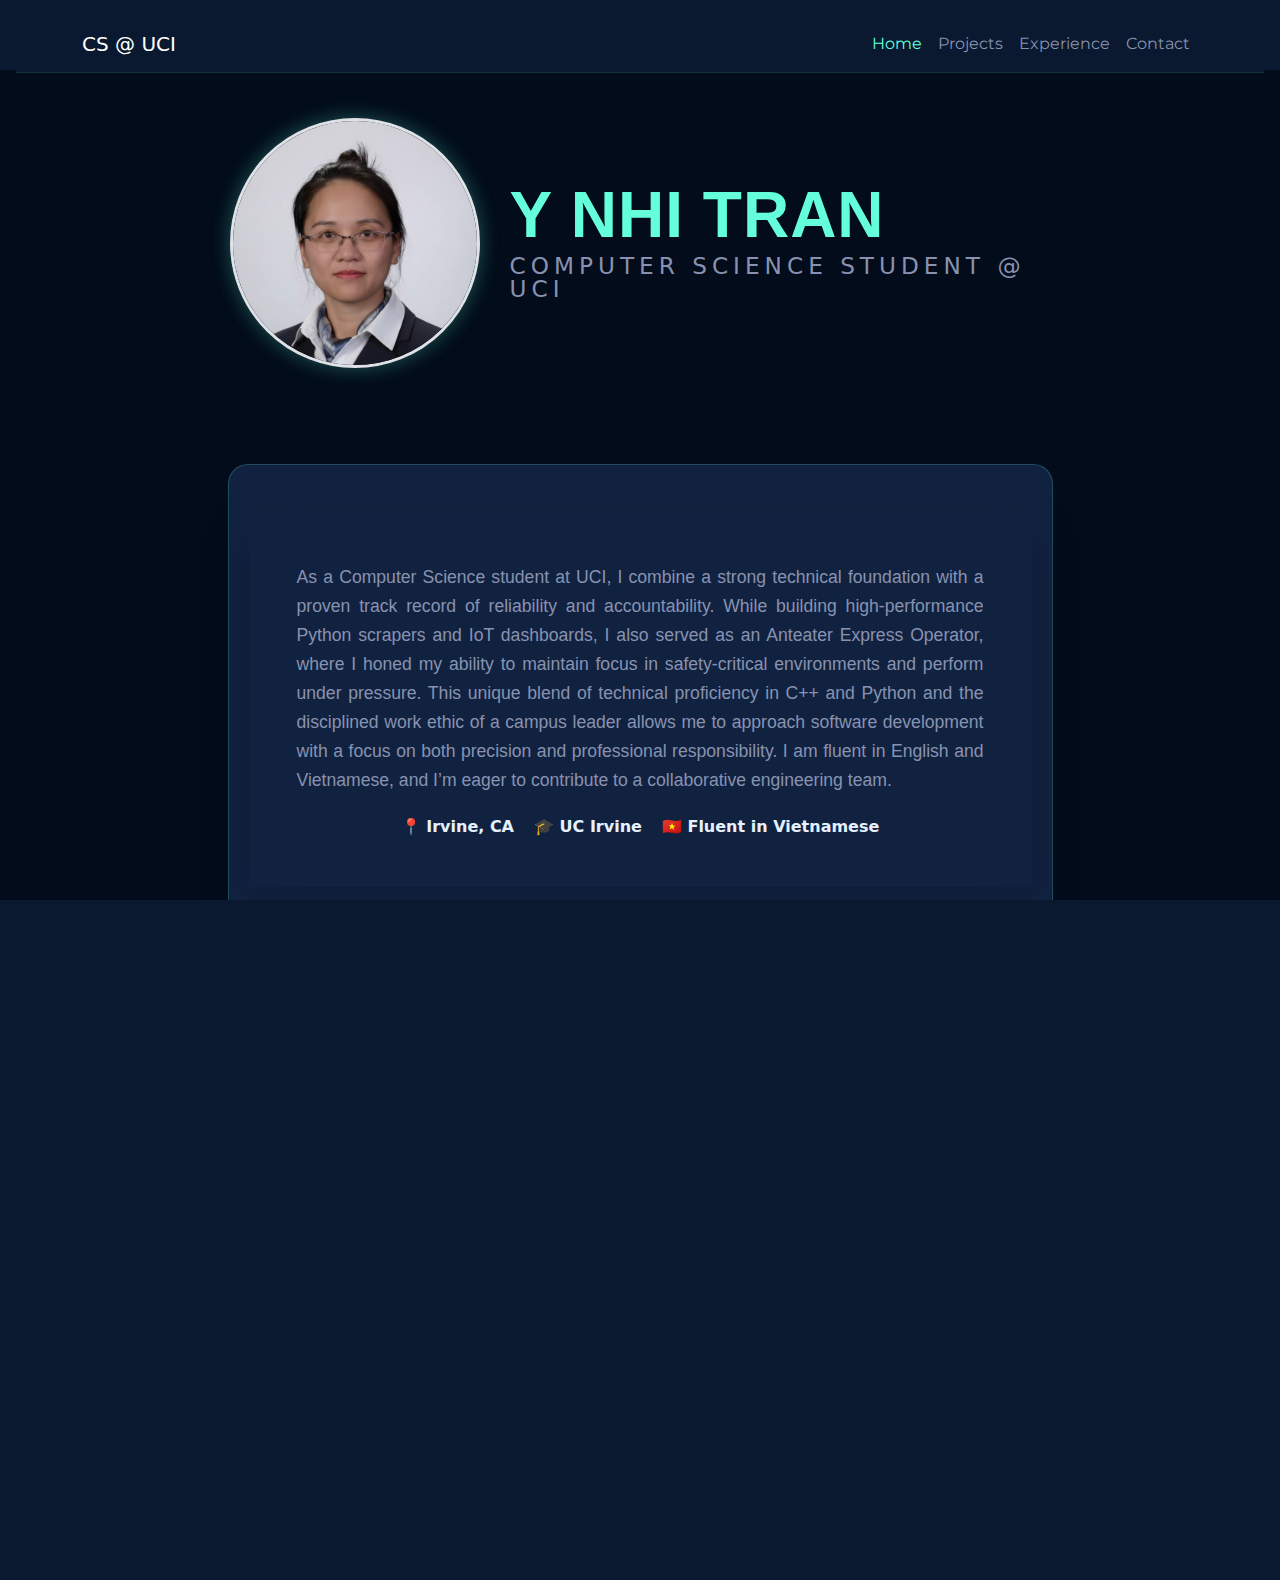
<file: index.html>
<!doctype html>
<html lang="en">

<!--
WRITTEN BY: Y Nhi Tran
EMAIL: tranyn1@uci.edu
-->

<head>
  <meta charset="utf-8">
  <meta name="author" content="Y Nhi Tran">
  <meta name="description" content="Personal portfolio website for a Computer Science at UC Irvine">
  <meta name="viewport" content="width=device-width, initial-scale=1.0">
   <!-- you would link to an external stylesheet here! -->
  <link rel="stylesheet" href="css/style.css">
   <!-- you would also link to Bootstrap here! -->
  <link href="https://cdn.jsdelivr.net/npm/bootstrap@5.3.0/dist/css/bootstrap.min.css" rel="stylesheet">
  <link href="https://fonts.googleapis.com/css2?family=Montserrat:wght@700&family=Roboto:wght@400;500&display=swap" rel="stylesheet">
  <link href="https://cdnjs.cloudflare.com/ajax/libs/font-awesome/6.0.0/css/all.min.css" rel="stylesheet">
  <title>Y Nhi Tran | Portfolio</title>
</head>

<body>
  <header>
    <nav class="navbar navbar-expand-lg navbar-dark bg-navy-dark sticky-top">
      <div class="container">
        <a class="navbar-brand Montserrat text-accent" href="index.html">CS @ UCI</a>

        <button class="navbar-toggler" type="button" data-bs-toggle="collapse" data-bs-target="#navbarNav" 
          aria-controls="navbarNav" aria-expanded="false" aria-label="Toggle navigation">
          <span class="navbar-toggler-icon"></span>
        </button>

        <div class="collapse navbar-collapse" id="navbarNav">
          <ul class="navbar-nav ms-auto">
            <li class="nav-item">
              <a class="nav-link active" href="index.html">Home</a>
            </li>
            <li class="nav-item">
              <a class="nav-link" href="projects.html">Projects</a>
            </li>
            <li class="nav-item">
              <a class="nav-link" href="experience.html">Experience</a>
            </li>
            <li class="nav-item">
              <a class="nav-link" href="contact.html">Contact</a>
            </li>
          </ul>
        </div>
      </div>
    </nav>
  </header>


  <main>
    <section id="home" class="py-5 bg-navy">
      <div class="container">
          <div class="row align-items-center justify-content-center text-center text-md-start">
              <div class="col-10 col-md-4 col-lg-3 mb-4 mb-md-0 d-flex justify-content-center">
                  <img src="images/my-profile.jpg" 
                      class="img-fluid rounded-circle border border-3 profile-img" 
                      alt="My Profile Picture">
              </div>

              <div class="col-md-8 col-lg-6">
                  <h2 class="display-3 fw-bold mb-0 name-text">Y NHI TRAN</h2>
                  <p class="text-uppercase tracking-wider intro-text mb-2">Computer Science Student @ UCI</p>
              </div>              
          </div>
      </div>
    </section>

    <div id="about" class="py-5 bg-navy">
        <div class="about-container d-flex justify-content-center">
          <div class="highlight-box p-5 shadow-lg">
            <p class="about-text">
              As a Computer Science student at UCI, I combine a strong technical foundation 
              with a proven track record of reliability and accountability. While building 
              high-performance Python scrapers and IoT dashboards, I also served as an 
              Anteater Express Operator, where I honed my ability to maintain focus in
              safety-critical environments and perform under pressure. This unique blend of
              technical proficiency in C++ and Python and the disciplined work ethic of a
              campus leader allows me to approach software development with a focus on
              both precision and professional responsibility. I am fluent in English
              and Vietnamese, and I’m eager to contribute to a collaborative engineering team.
            </p>            
          
            <div class="quick-facts bg-opacity-10 border-0">
              <span>📍 Irvine, CA</span>
              <span>🎓 UC Irvine</span>
              <span>🇻🇳 Fluent in Vietnamese</span>
            </div>
          </div>
        </div>
      </div>

      <div class="education-section py-5 bg-navy">
        <div class="container">
            <h2 class="text-accent Montserrat text-center mb-5">Academic Foundation</h2>
            <div class="row justify-content-center">
                <div class="col-lg-8">
                    <div class="edu-card p-4 shadow-lg">
                        <div class="d-flex align-items-center mb-3">
                            <div class="edu-icon me-3">
                              <img src="images/uci-logo.svg" alt="UCI Logo" class="edu-logo" style="width: 52px; height: auto;">
                            </div>
                            <div>
                                <h3 class="text-white Montserrat mb-0">University of California, Irvine</h3>
                                <p class="text-accent mb-0">Bachelor of Science in Computer Science</p>
                            </div>
                        </div>
                        
                        <div class="edu-details ps-md-5">
                            <ul class="text-dim Roboto">
                                <li><strong>Relevant Coursework:</strong> Internet of Things (IoT) Software and Systems, 
                                  Project Management, Operating System Organization, Human Computer Interaction.</li>
                                <li>Expected Graduation: December 2026</li>
                            </ul>
                        </div>
                    </div>
                </div>
            </div>
        </div>
    </div>
  </main>  

  <footer class="py-4 pt-5 bg-navy border-top border-accent">
    <div class="container">
      <div class="text-dim Roboto">
        <a href="http://validator.w3.org/check?uri=referer">
          W3C validator
        </a>
      </div>

      <div class="row align-items-center">
        <div class="col-md-4 text-center text-md-start">
          <p class="text-white Montserrat mb-0" style="font-size: 0.9rem;">
            © 2026 Y Nhi Tran
          </p>
          <small class="text-accent Roboto">Computer Science | UCI</small>
        </div>

        <div class="col-md-4 text-center my-3 my-md-0">
          <a href="https://linkedin.com/in/nhitrany/" target="_blank" class="social-icon" aria-label="LinkedIn">
            <em class="fab fa-linkedin-in"></em>
          </a>
          <a href="https://github.com/ynhi27" target="_blank" class="social-icon" aria-label="GitHub">
            <em class="fab fa-github"></em>
          </a>
          <a href="mailto:tranyn1@uci.edu" target="_blank" class="social-icon" aria-label="Email">
            <em class="fas fa-envelope"></em>
          </a>
         </div>

          <div class="col-md-4 text-center text-md-end">
            <nav aria-label="Footer Navigation">
              <a href="projects.html" class="footer-link">Projects</a>
              <a href="experience.html" class="footer-link">Experience</a>
              <a href="contact.html" class="footer-link">Contact</a>
            </nav>
          </div>
        </div>
      </div>
  </footer>
<script src="https://cdn.jsdelivr.net/npm/bootstrap@5.3.0/dist/js/bootstrap.bundle.min.js"></script>
</body>
</html>
</file>
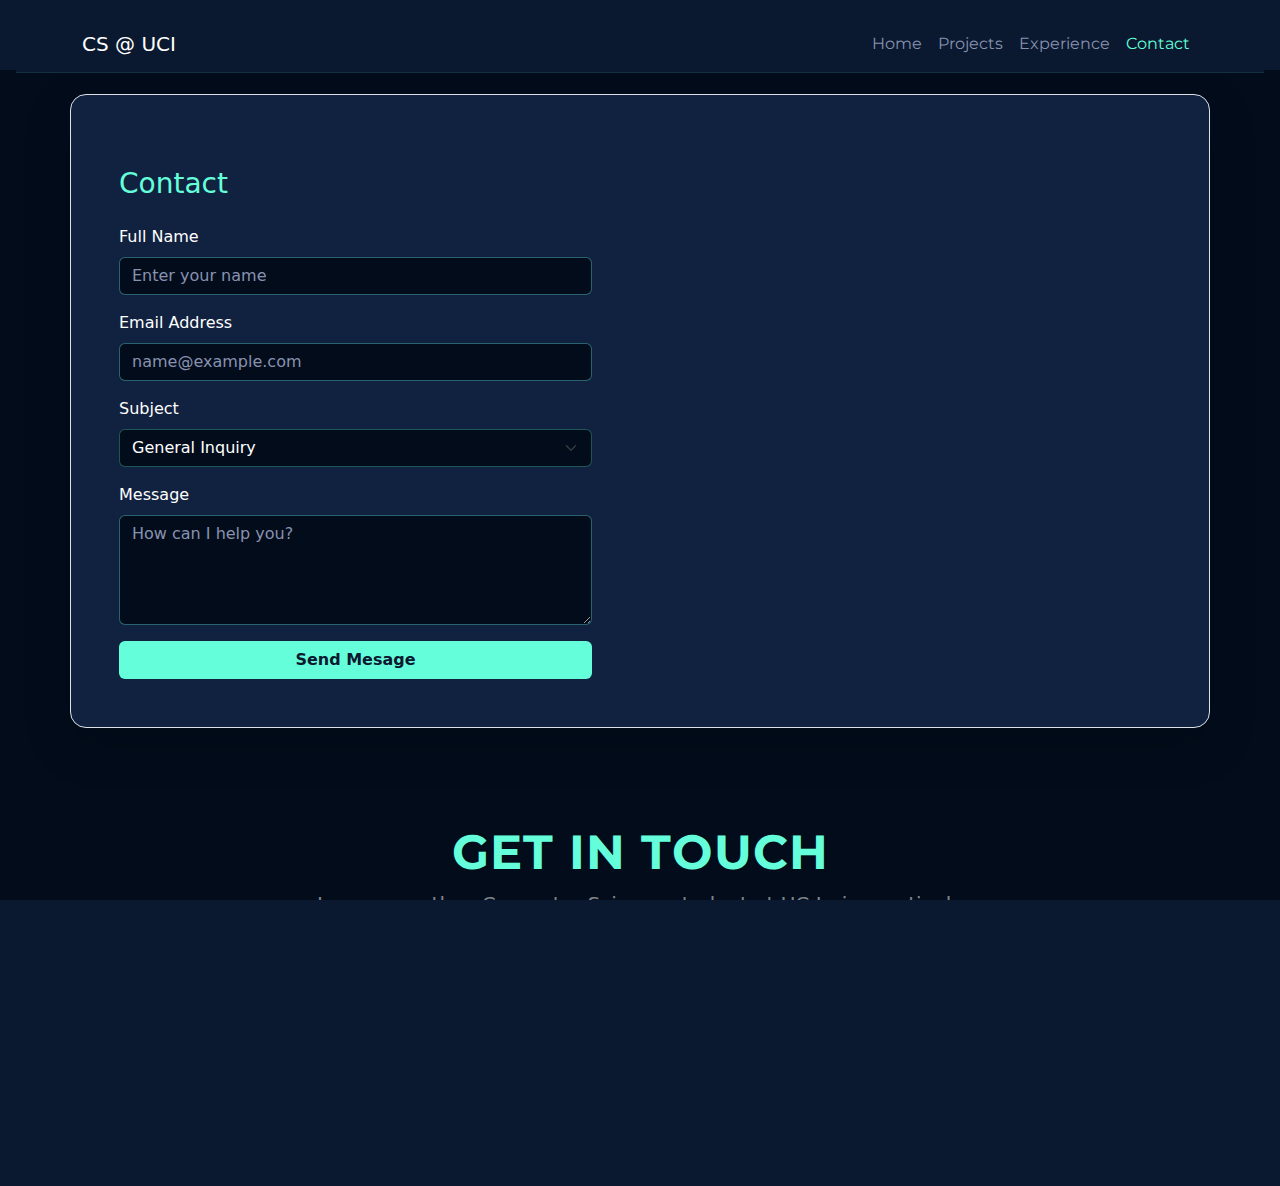
<file: contact.html>
<!doctype html>
<html lang="en">
<head>
  <meta charset="utf-8">
  <meta name="author" content="Y Nhi Tran">
  <meta name="description" content="Personal portfolio website for a Computer Science at UC Irvine">
  <meta name="viewport" content="width=device-width, initial-scale=1.0">
  <link rel="stylesheet" href="css/style.css">
  <link href="https://cdn.jsdelivr.net/npm/bootstrap@5.3.0/dist/css/bootstrap.min.css" rel="stylesheet">
  <link href="https://fonts.googleapis.com/css2?family=Montserrat:wght@700&family=Roboto:wght@400;500&display=swap" rel="stylesheet">
  <link href="https://cdnjs.cloudflare.com/ajax/libs/font-awesome/6.0.0/css/all.min.css" rel="stylesheet">
  <title>Y Nhi Tran | Portfolio</title>
</head>

<body>

    <header>
        <nav class="navbar navbar-expand-lg navbar-dark bg-navy-dark sticky-top">
            <div class="container">
                <a class="navbar-brand Montserrat text-accent" href="index.html">CS @ UCI</a>

                <button class="navbar-toggler" type="button" data-bs-toggle="collapse" data-bs-target="#navbarNav" 
                        aria-controls="navbarNav" aria-expanded="false" aria-label="Toggle navigation">
                    <span class="navbar-toggler-icon"></span>
                </button>

                <div class="collapse navbar-collapse" id="navbarNav">
                    <ul class="navbar-nav ms-auto">
                        <li class="nav-item">
                            <a class="nav-link" href="index.html">Home</a>
                        </li>
                        <li class="nav-item">
                            <a class="nav-link" href="projects.html">Projects</a>
                        </li>
                        <li class="nav-item">
                            <a class="nav-link" href="experience.html">Experience</a>
                        </li>
                        <li class="nav-item">
                            <a class="nav-link active" href="contact.html">Contact</a>
                        </li>
                    </ul>
                </div>
            </div>
        </nav>
    </header>
    <main>
        <section class="py-5">
            <div class="container">
                <div class="row g-4 border border-accent rounded-4 overflow-hidden bg-navy-light shadow-lg">
                    
                    <div class="col-lg-6 p-5">
                        <h3 class="text-accent Montserrat mb-4">Contact</h3>
                        <form action="#" method="post">
                            <div class="mb-3">
                                <label for="name" class="form-label text-white">Full Name</label>
                                <input type="text" class="form-control bg-navy border-accent text-white" id="name" placeholder="Enter your name" required>
                            </div>
                            <div class="mb-3">
                                <label for="email" class="form-label text-white">Email Address</label>
                                <input type="email" class="form-control bg-navy border-accent text-white" id="email" placeholder="name@example.com" required>
                            </div>
                            <div class="mb-3">
                                <label for="subject" class="form-label text-white">Subject</label>
                                <select class="form-select bg-navy border-accent text-white" id="subject">
                                    <option selected>General Inquiry</option>
                                    <option value="1">Internship Opportunity</option>
                                    <option value="2">Project Collaboration</option>
                                </select>
                            </div>
                            <div class="mb-3">
                                <label for="message" class="form-label text-white">Message</label>
                                <textarea class="form-control bg-navy border-accent text-white" id="message" rows="4" placeholder="How can I help you?" required></textarea>
                            </div>
                            <button type="submit" class="btn btn-accent w-100 fw-bold">Send Mesage</button>
                        </form>
                    </div>

                    <div class="col-lg-6 p-0">
                        <div class="h-100">
                            <iframe 
                                src="https://www.google.com/maps/embed?pb=!1m14!1m12!1m3!1d4384.853477677941!2d-117.84257169171109!3d33.64583529942977!2m3!1f0!2f0!3f0!3m2!1i1024!2i768!4f13.1!5e1!3m2!1sen!2sus!4v1769007703196!5m2!1sen!2sus" 
                                style="border:0; width: 100%; height: 100%; min-height: 500px;" 
                                allowfullscreen="" loading="lazy" title="UC Irvine Campus Map">
                            </iframe>
                        </div>
                    </div>
                    
                </div>
            </div>
        </section>

        <section class="py-5 bg-navy-dark border-bottom border-accent">
            <div class="container text-center">
                <h1 class="display-5 Montserrat text-accent fw-bold">GET IN TOUCH</h1>
                <p class="lead text-white-50 mx-auto" style="max-width: 700px;">
                    I am currently a Computer Science student at UC Irvine, actively seeking 
                    <strong>Summer 2026 Internship</strong> opportunities. Whether you have a 
                    question or just want to connect, my inbox is always open!
                </p>
            </div>
        </section>
    </main>

    <footer class="py-4 pt-5 bg-navy border-top border-accent">
        <div class="container">
            <div class="text-dim Roboto">
                <a href="http://validator.w3.org/check?uri=referer">
                W3C validator
                </a>
            </div>

            <div class="row align-items-center">
                <div class="col-md-4 text-center text-md-start">
                    <p class="text-white Montserrat mb-0" style="font-size: 0.9rem;">
                        © 2026 Y Nhi Tran
                    </p>
                    <small class="text-accent Roboto">Computer Science | UCI</small>
                </div>

                <div class="col-md-4 text-center my-3 my-md-0">
                    <a href="https://linkedin.com/in/nhitrany/" target="_blank" class="social-icon" aria-label="LinkedIn">
                        <em class="fab fa-linkedin-in"></em>
                    </a>
                    <a href="https://github.com/ynhi27" target="_blank" class="social-icon" aria-label="GitHub">
                        <em class="fab fa-github"></em>
                    </a>
                    <a href="mailto:tranyn1@uci.edu" target="_blank" class="social-icon" aria-label="Email">
                        <em class="fas fa-envelope"></em>
                    </a>
                </div>

                <div class="col-md-4 text-center text-md-end">
                    <nav aria-label="Footer Navigation">
                        <a href="index.html" class="footer-link">Home</a>
                        <a href="projects.html" class="footer-link">Projects</a>
                        <a href="experience.html" class="footer-link">Experience</a>                        
                    </nav>
                </div>
            </div>
        </div>
    </footer>
<script src="https://cdn.jsdelivr.net/npm/bootstrap@5.3.0/dist/js/bootstrap.bundle.min.js"></script>
</body>
</html>
</file>
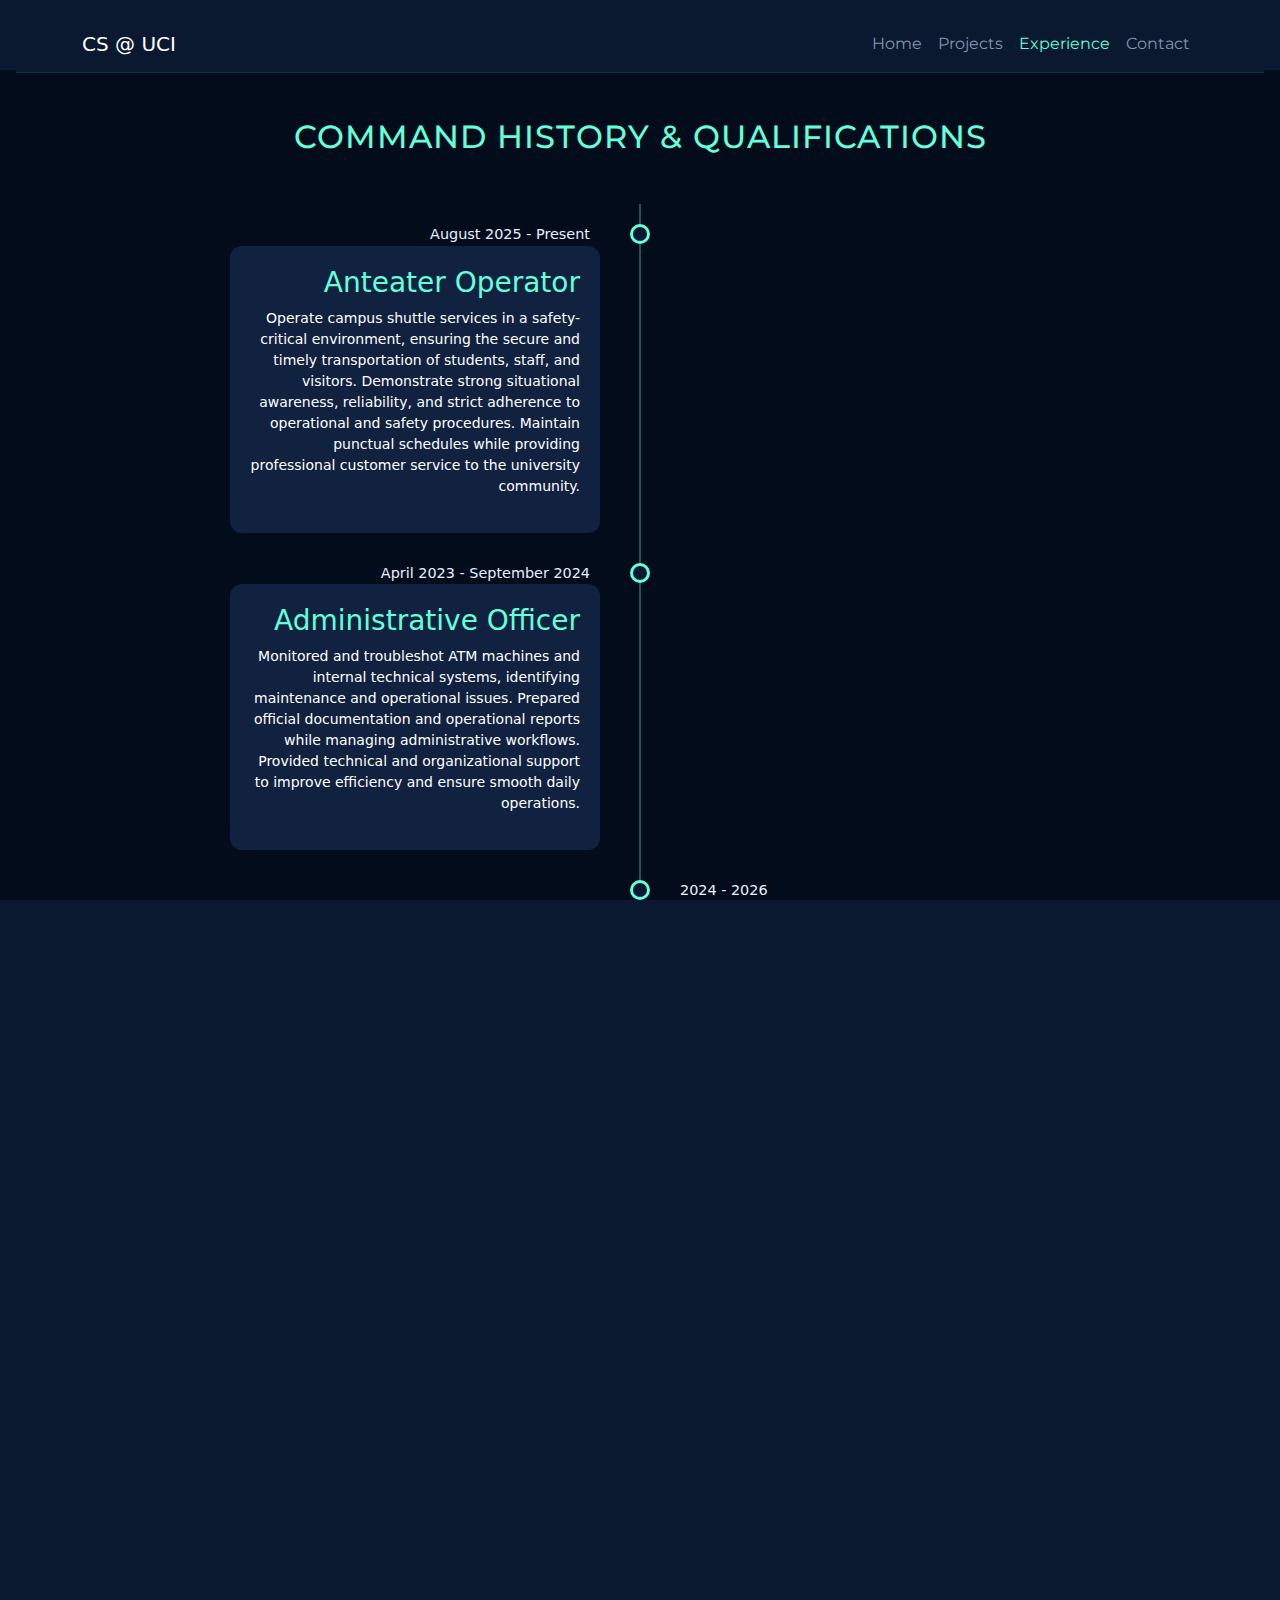
<file: experience.html>
<!doctype html>
<html lang="en">
<head>
  <meta charset="utf-8">
  <meta name="author" content="Y Nhi Tran">
  <meta name="description" content="Personal portfolio website for a Computer Science at UC Irvine">
  <meta name="viewport" content="width=device-width, initial-scale=1.0">
  <link rel="stylesheet" href="css/style.css">
  <link href="https://cdn.jsdelivr.net/npm/bootstrap@5.3.0/dist/css/bootstrap.min.css" rel="stylesheet">
  <link href="https://fonts.googleapis.com/css2?family=Montserrat:wght@700&family=Roboto:wght@400;500&display=swap" rel="stylesheet">
  <link href="https://cdnjs.cloudflare.com/ajax/libs/font-awesome/6.0.0/css/all.min.css" rel="stylesheet">
  <title>Y Nhi Tran | Portfolio</title>
</head>

<body>

    <header>
        <nav class="navbar navbar-expand-lg navbar-dark bg-navy-dark sticky-top">
            <div class="container">
                <a class="navbar-brand Montserrat text-accent" href="index.html">CS @ UCI</a>

                <button class="navbar-toggler" type="button" data-bs-toggle="collapse" data-bs-target="#navbarNav" 
                        aria-controls="navbarNav" aria-expanded="false" aria-label="Toggle navigation">
                    <span class="navbar-toggler-icon"></span>
                </button>

                <div class="collapse navbar-collapse" id="navbarNav">
                    <ul class="navbar-nav ms-auto">
                        <li class="nav-item">
                            <a class="nav-link" href="index.html">Home</a>
                        </li>
                        <li class="nav-item">
                            <a class="nav-link" href="projects.html">Projects</a>
                        </li>
                        <li class="nav-item">
                            <a class="nav-link active" href="experience.html">Experience</a>
                        </li>
                        <li class="nav-item">
                            <a class="nav-link" href="contact.html">Contact</a>
                        </li>
                    </ul>
                </div>
            </div>
        </nav>
    </header>
    
    
    <main>
        <section class="timeline-section py-5 bg-navy">
            <div class="container">
                <h2 class="text-accent Montserrat text-center mb-5">Command History & Qualifications</h2>

                <div class="timeline">
                    <div class="timeline-item left">
                        <aside class="timeline-date Montserrat">August 2025 - Present</aside>
                        <div class="timeline-dot"></div>
                        <article class="timeline-content">
                            <h3 class="text-accent">Anteater Operator</h3>
                            <p class="text-white small">Operate campus shuttle services in a safety-critical environment, 
                                ensuring the secure and timely transportation of students, staff, and visitors. 
                                Demonstrate strong situational awareness, reliability, and strict adherence to operational 
                                and safety procedures. Maintain punctual schedules while providing professional
                                customer service to the university community.
                            </p>
                            <div class="hidden-details">
                                <ul class="text-dim Roboto">
                                    <li><strong>Key skills:</strong> Safety-critical operations, reliability, time management, customer service</li>
                                </ul>
                            </div>
                        </article>
                    </div>
                    
                    <div class="timeline-item left">
                        <aside class="timeline-date Montserrat">April 2023 - September 2024</aside>
                        <div class="timeline-dot"></div>
                        <article class="timeline-content">
                            <h3 class="text-accent">Administrative Officer</h3>
                            <p class="text-white small">Monitored and troubleshot ATM machines and internal technical systems, 
                                identifying maintenance and operational issues. Prepared official documentation and 
                                operational reports while managing administrative workflows. Provided technical and 
                                organizational support to improve efficiency and ensure smooth daily operations.
                            </p>
                            <div class="hidden-details">
                                <ul class="text-dim Roboto">
                                    <li><strong>Key skills:</strong> Technical troubleshooting, documentation, workflow optimization</li>
                                </ul>
                            </div>
                        </article>
                    </div>

                    <div class="timeline-item right">
                        <aside class="timeline-date Montserrat">2024 - 2026</aside>
                        <div class="timeline-dot"></div>
                        <article class="timeline-content">
                            <h3 class="text-accent">Technical certifications</h3>
                            <p class="text-white small">Earned multiple technical certifications focused on programming, data analysis, 
                                and software development. These credentials strengthened my foundation in scripting, version control, 
                                and reproducible scientific computing.
                            </p>
                            
                            <div class="hidden-details">
                                <ul class="text-dim Roboto">
                                    <li>Unix Shell – UCI Libraries (Digital Badge) (December 2025)</li>
                                    <li>Programming with Python & Plotting (April 2025)</li>
                                    <li>Version Control with Git (April 2025)</li>
                                    <li>Programming with R & R for Reproducible Scientific Analysis (December 2024)</li>
                                </ul>
                            </div>
                        </article>
                    </div>

                    <div class="timeline-item right">
                        <aside class="timeline-date Montserrat">2023 - 2025</aside>
                        <div class="timeline-dot"></div>
                        <article class="timeline-content">
                            <h3 class="text-accent">Leadership & Activities</h3>
                            <p class="text-white small">IgniteCS Programming Expo (Virtual) - September 2025</p>
                            <div class="hidden-details">
                                <p class="text-dim Roboto">
                                    Served as a host and judge for a virtual programming expo, evaluating 10 student projects 
                                    based on technical complexity, creativity, and real-world impact. Facilitated 
                                    discussions and provided constructive feedback to participants.
                                </p>
                            </div>
                            
                            <p class="text-white small">GameGala (Virtual) - April 2025</p>
                            <div class="hidden-details">
                                <p class="text-dim Roboto">
                                    Evaluated 25 game development projects with a focus on design, functionality, and technical 
                                    implementation. Collaborated with other judges to ensure fair and consistent assessments.
                                </p>
                            </div>
                                                        
                            <p class="text-white small">IgniteCS Programming Expo (Virtual) - September 2023</p>
                            <div class="hidden-details">
                                <p class="text-dim Roboto">
                                    Reviewed and assessed 17 early-stage programming projects, offering feedback to support 
                                    student growth and learning in computer science.
                                </p>
                            </div>       
                        </article>
                    </div>
                </div>              
            </div>
        </section>
    </main>

    
    <footer class="py-4 pt-5 bg-navy border-top border-accent">
        <div class="container">
            <div class="text-dim Roboto">
                <a href="http://validator.w3.org/check?uri=referer">
                    W3C validator
                </a>
            </div>

            <div class="row align-items-center">
                <div class="col-md-4 text-center text-md-start">
                    <p class="text-white Montserrat mb-0" style="font-size: 0.9rem;">
                        © 2026 Y Nhi Tran
                    </p>
                    <small class="text-accent Roboto">Computer Science | UCI</small>
                </div>

                <div class="col-md-4 text-center my-3 my-md-0">
                    <a href="https://linkedin.com/in/nhitrany/" target="_blank" class="social-icon" aria-label="LinkedIn">
                        <em class="fab fa-linkedin-in"></em>
                    </a>
                    <a href="https://github.com/ynhi27" target="_blank" class="social-icon" aria-label="GitHub">
                        <em class="fab fa-github"></em>
                    </a>
                    <a href="mailto:tranyn1@uci.edu" target="_blank" class="social-icon" aria-label="Email">
                        <em class="fas fa-envelope"></em>
                    </a>
                </div>

                <div class="col-md-4 text-center text-md-end">
                    <nav aria-label="Footer Navigation">
                        <a href="index.html" class="footer-link">Home</a>
                        <a href="projects.html" class="footer-link">Projects</a>                        
                        <a href="contact.html" class="footer-link">Contact</a>
                    </nav>
                </div>
            </div>
        </div>
    </footer>
<script src="https://cdn.jsdelivr.net/npm/bootstrap@5.3.0/dist/js/bootstrap.bundle.min.js"></script>
</body>
</html>
</file>
<file: css/style.css>
:root {
    --navy-bg: #0a192f;
    --navy-card: #112240;
    --accent-cyan: #64ffda;
    --text-white: #e6f1ff;
    --text-slate: #8892b0;
}

html, body {
    background-color: var(--navy-bg); 
    font-family: 'Roboto', sans-serif;
    font-size: 16px;
    line-height: 1.6;
    margin: 0; 
    padding: 0;
    width: 100%;
    height: 100%;
    overflow-x: hidden;
    min-height: 100%;
}

body {
    display: flex;
    flex-direction: column;
    background-color: var(--navy-bg);
}

h1, h2 {
    font-family: 'Montserrat', sans-serif;
    font-weight: 700;
    text-transform: uppercase;
    letter-spacing: 1px;
}

.bg-navy { background-color: #020c1b; }
.bg-navy-light { background-color: var(--navy-card); }
.text-accent { color: var(--accent-cyan); }
.text-dim { color: var(--text-slate); }

header { 
    background-color: var(--navy-bg);
    color: rgb(82, 73, 150);
    padding: 1rem;
    min-height: 70px;
    width: 100%;
}

.navbar {
    background-color: var(--navy-bg) !important;
    border-bottom: 1px solid rgba(100, 255, 218, 0.1);
}

.nav-link {
    color: var(--text-slate) !important;
    font-family: 'Montserrat', sans-serif;
    transition: 0.3s;
}

.nav-link:hover, .nav-link.active {
    color: var(--accent-cyan) !important;
}

.navbar-toggler {
    border-color: var(--accent-cyan);
}

footer {
    background-color: #020c1b;
    margin-top: 0;
    flex-shrink: 0;
    border-top: none;
    outline: none;
    width: 100%;
    position: relative;
    z-index: 10;
}

main {
    display: flow-root;
    margin-bottom: -1px !important;
    padding-bottom: 0 !important;
    flex: 1 0 auto;
    background-color: #020c1b;
}

.social-icon {
    color: var(--text-slate);
    font-size: 1.2rem;
    margin: 0 15px;
    transition: all 0.3s ease;
    text-decoration: none;
}

.social-icon:hover {
    color: var(--accent-cyan);
    transform: translateY(-3px);
    display: inline-block;
}

.footer-link {
    color: var(--text-slate);
    text-decoration: none;
    font-size: 0.85rem;
    margin-left: 15px;
    font-family: 'Roboto', sans-serif;
}

.footer-link:hover {
    color: var(--accent-cyan);
}

.border-accent {
    border-color: rgba(100, 255, 218, 0.3) !important;
}

.logo {
    font-family: 'Montserrat', sans-serif;
    color: var(--navy-card);
    font-weight: bold;
    margin-right: auto;
    padding-left: 5%;
}

.edu-card {
    background-color: var(--navy-card);
    border: 1px solid rgba(100, 255, 218, 0.2);
    border-radius: 20px;
    max-width: 825px;
    text-align: left;
    margin: 0 auto;
    padding: 50px 20px;
    transition: transform 0.3s ease;  
}

.edu-card:hover {
    border-color: var(--accent-cyan);
    transform: scale(1.02);

}

.edu-icon {
    background: rgba(100, 255, 218, 0.1);
    padding: 15px;
    border-radius: 12px;
}

.edu-details ul {
    list-style: none;
    padding-left: 0;
}

.edu-details li {
    margin-bottom: 10px;
    position: relative;
    padding-left: 20px;
}

.edu-details li::before {
    content: "⚓";
    position: absolute;
    left: 0;
    color: var(--accent-cyan);
    font-size: 0.8rem;
}

.intro-text {
    font-size: 1.45rem;
    letter-spacing: 5px;
    color: #8892b0;
    line-height: 1;
    margin: 0;
}

.name-text {
    color: var(--accent-cyan);
    font-size: 60px;
    font-family: Arial;
    line-height: 1;
    margin: 0;
}

.text-center {
    color: var(--accent-cyan);
}

/*Grid layout for Projects*/
.project-card {
    background-color: transparent !important;
    border: 1px solid transparent;
    border-radius: 10px;
    box-shadow: 0 4px 20px rgba(0, 0, 0, 0.3);
    transition: all 0.3s 0.3s ease;
}

.project-card:hover {
    background-color: #1d335c !important;
    border-color: var(--accent-cyan);
    transform: translateY(-5px);
    box-shadow: 0 20px 30px rgba(2, 12, 27, 0.5);
}

/*Media container*/
.media-container {
    position: relative;
    width: 100%;
    aspect-ratio: 16 / 9;
    overflow: hidden;
    background: #000;
    cursor: pointer;
}

.img-front, .img-back {
    position: absolute;
    z-index: 2;
    width: 100%;
    height: 100%;
    object-fit: cover;
    transition: opacity 0.5s ease-in-out;
}

.video-back {
    position: absolute;
    z-index: 1;
    width: 100%;height: 100%;
    object-fit: cover;
}

.img-back, .video-back { opacity: 0; z-index: 1; }
.img-front { opacity: 1; z-index: 2; }

.project-card:hover .img-front { opacity: 0; }
.project-card:hover .img-back,
.project-card:hover .video-back { opacity: 1; }

/*Tag "hover to play"*/
.hover-tag {
    position: absolute;
    top: 10px;
    right: 10px;
    background: rgba(10, 25, 47, 0.85);
    color: var(--accent-cyan);
    padding: 2px 10px;
    font-size: 0.75rem;
    border: 1px solid var(--accent-cyan);
    z-index: 3;
}

/* Tech badge */
.tech-badge {
    background: transparent;
    font-weight: 400;
    color: var(--accent-cyan);
}

.feature-list {
    list-style: none;
    padding-left: 0;
    margin-top: 15px;
}

.feature-list li {
    font-size: 0.85rem;
    color: var(--text-white);
    margin-bottom: 5px;
}

.feature-list li::before {
    content: "•";
    color: var(--text-slate);
    font-weight: bold;
    display: inline-block; 
    width: 1rem;
}

/*Part: About me*/
.about-container {
    background-color: var(--navy-card);
    border: 1px solid rgba(100, 255, 218, 0.2);
    border-radius: 20px;
    max-width: 825px;
    text-align: center;
    margin: 0 auto;
    padding: 50px 20px;
    transition: transform 0.3s ease;
}

.about-container:hover {
    transform: scale(1.02);
    border-color: var(--accent-cyan);
}

.about-text {
    font-family: 'Arial', sans-serif;
    font-size: 1.1rem;
    line-height: 1.65;
    color: var(--text-slate);
    max-width: 850px;
    margin: 0;
    text-align: justify;
}

.quick-facts {
    margin-top: 20px;
    display: flex;
    justify-content: center;
    gap: 20px;
    font-weight: bold;
    color: var(--text-white);
}

/*Adjust name & my profile picture*/
.profile-img {
    width: 250px;
    aspect-ratio: 1/1;
    object-position: center 20%;
    border-radius: 15px;
    object-fit: cover;
    border-color: #64ffda !important;
    border: 2px solid var(--accent-cyan);
    box-shadow: 0 0 20px rgba(100, 255, 218, 0.3);
}

/*Experience tabs*/
/*Timeline axis*/
.timeline {
    position: relative;
    max-width: 900px;
    margin: 0 auto;
}

.timeline::after {
    content: '';
    position: absolute;
    width: 2px;
    background: rgba(100, 255, 218, 0.3);
    top: 0;
    bottom: 0;
    left: 50%;
    margin-left: -1px;
}

.timeline-item {
    position: relative;
    padding: 10px 40px;
    background-color: inherit;
    width: 50%;
}

.timeline-item.left {
    left: 0;
    text-align: right;
}

.timeline-item.right {
    left: 50%;
    text-align: left;
}

.timeline-dot {
    position: absolute;
    width: 20px;
    height: 20px;
    top: 20px;
    z-index: 10;
    border-radius: 50%;
    background: var(--navy-bg);
    border: 3px solid var(--accent-cyan);
}

.timeline-item.left .timeline-dot {
    right: -10px;
}

.timeline-item.right .timeline-dot {
    left: -10px;
}

.timeline-item:hover .timeline-dot {
    background-color: var(--accent-cyan);
    box-shadow: 0 0 10px var(--accent-cyan);
    transition: 0.3s;
}

.timeline-date {
    padding-right: 10px;
    text-align: inherit;
    color: var(--text-white) !important;
    font-size: 0.9rem;
    padding-top: 10px;
}

.timeline-content {
    width: 100%;
    padding: 20px;
    background: var(--navy-card);
    border-radius: 12px;
    display: inline-block;
    transition: 0.4s;
}

.hidden-details {
    max-height: 0;
    opacity: 0;
    overflow: hidden;
    transition: all 0.5s ease;
}

.timeline-item:hover .hidden-details {
    max-height: 200px;
    opacity: 1;
}

.timeline-item:hover .timeline-content {
    background: #1d335c;
    box-shadow: 0 0 15px rgba(100, 255, 218, 0.2);
}

.timeline-item:hover .timeline-dot{
    background: var(--accent-cyan);
}


/*Support display on mobile phones or tablets*/
@media (max-width: 576px) {
    .projects-grid {
        grid-template-columns: 1fr;
    }
}

@media (max-width: 992px) {
    .projects-grid {
        grid-template-columns: repeat(2, 1fr);
    }
}

@media screen and (max-width: 768px) {
    .timeline::after { 
        left: 31px; 
        margin-left: 0;
        transform: none;
    }
    .timeline-item { 
        width: 100%;
        padding-left: 50px;
        padding-right: 15px;
        left: 0 !important;
        margin-bottom: 30px;
    }
    .timeline-item.right .timeline-item.left { right: -20px; }
    .timeline-dot {
        left: 20px !important;
        right: -50px !important;
        margin-left: 0;
        transform: none;
    }
}

/*Contact*/
.form-control, .form-select {
    background-color: #020c1b !important;
    color: white !important;
    border: 1px solid #64ffda;
}

.form-control:focus, .form-select:focus {
    background-color: #112240;
    border-color: var(--accent-cyan);
    color: white;
    box-shadow: 0 0 10px rgba(100, 255, 218, 0.3);
}

form {
    position: relative;
    z-index: 10;
}



.form-control::placeholder {
    color: var(--text-slate) !important;
    opacity: 1;
}

.btn-accent {
    background-color: var(--accent-cyan) !important;
    color: #0a192f !important;
    border: none;
    padding: 12px 20px;
    transition: all 0.3s ease;
}

.btn-accent:hover {
    background-color: #45c2a5 !important;
    transform: translateY(-3px);
    box-shadow: 0 5px 15px rgba(100, 255, 218, 0.4);
    color: #0a192f !important;
}

.btn-accent:active {
    transform: translateY(-1px);
}
</file>
